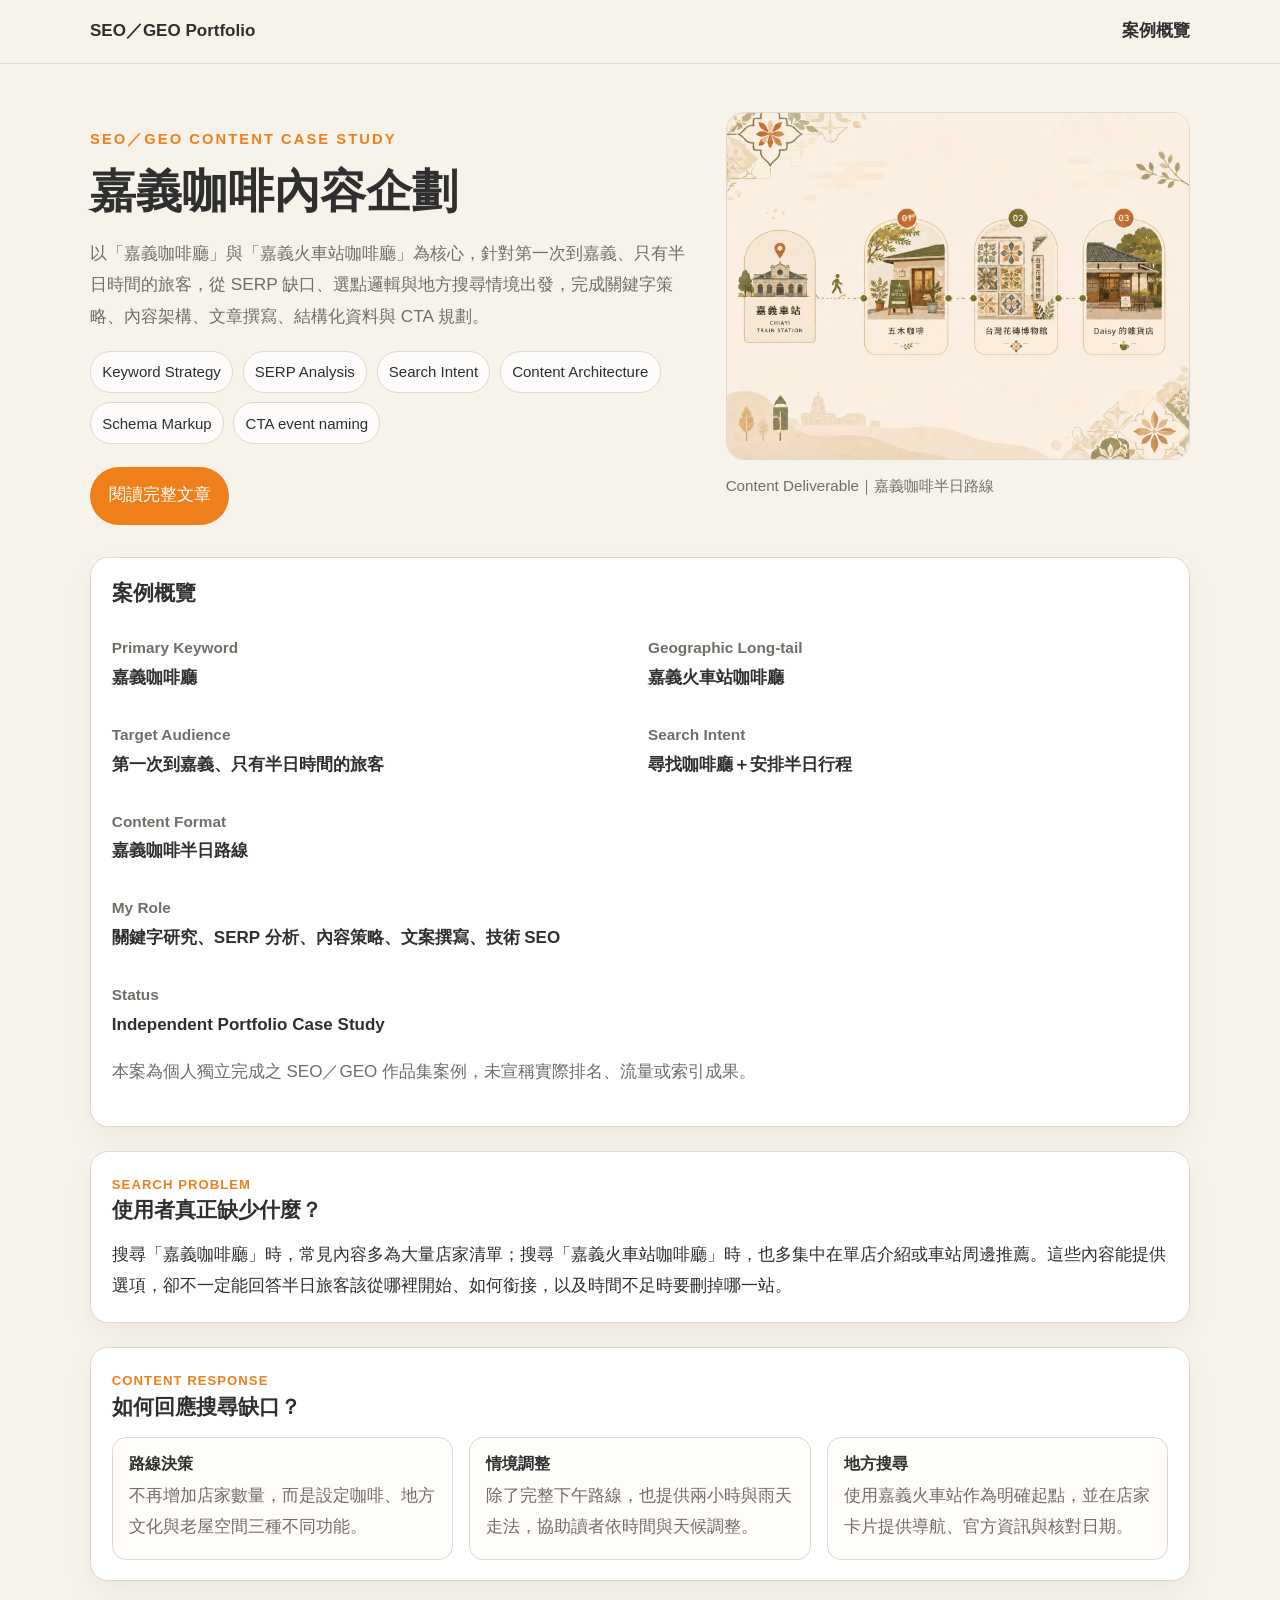
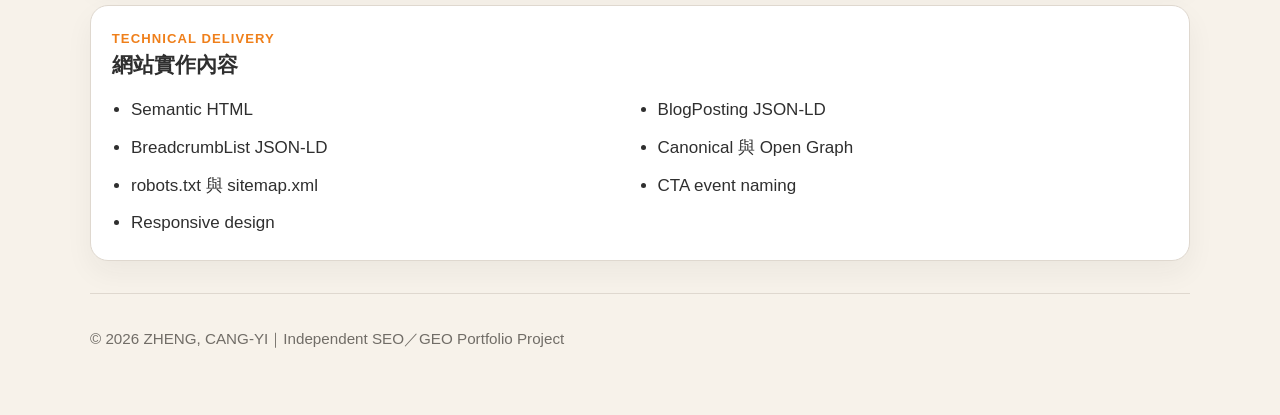
<file: index.html>
<!DOCTYPE html>
<html lang="zh-Hant">
  <head>
    <meta charset="UTF-8" />
    <meta name="viewport" content="width=device-width, initial-scale=1.0" />
    <title>嘉義咖啡 SEO／GEO 內容企劃｜SEO／GEO 作品集</title>
    <meta
      name="description"
      content="以搜尋意圖、SERP 競品分析與地方內容策略為基礎，整理嘉義咖啡、老屋與半日旅遊需求，形成可執行的文章頁面。"
    />
    <meta name="robots" content="index, follow" />
    <link rel="canonical" href="https://arashigra.github.io/seo-portfolio/" />
    <meta name="theme-color" content="#f7f2ea" />
    <meta name="author" content="鄭倉易 ZHENG, CANG-YI" />
    <link rel="icon" href="assets/images/favicon.svg" type="image/svg+xml" />
    <meta property="og:type" content="website" />
    <meta property="og:title" content="嘉義咖啡 SEO／GEO 內容企劃" />
    <meta
      property="og:description"
      content="以搜尋意圖與地方內容策略為基礎，整理嘉義咖啡與半日行程的 SEO／GEO 內容案例。"
    />
    <meta property="og:url" content="https://arashigra.github.io/seo-portfolio/" />
    <meta property="og:image" content="https://arashigra.github.io/seo-portfolio/assets/images/og-chiayi-cafes.png" />
    <meta name="twitter:card" content="summary_large_image" />
    <meta name="twitter:title" content="嘉義咖啡 SEO／GEO 內容企劃" />
    <meta name="twitter:description" content="嘉義咖啡與半日行程的 SEO／GEO 內容案例。" />
    <meta name="twitter:image" content="https://arashigra.github.io/seo-portfolio/assets/images/og-chiayi-cafes.png" />
    <script type="application/ld+json">
      {
        "@context": "https://schema.org",
        "@type": "WebSite",
        "name": "ZHENG, CANG-YI Portfolio",
        "url": "https://arashigra.github.io/seo-portfolio/"
      }
    </script>
    <link rel="stylesheet" href="assets/css/style.css" />
  </head>
  <body>
    <a class="skip-link" href="#main-content">跳到主要內容</a>
    <header class="site-header">
      <div class="container">
        <nav class="top-nav" aria-label="主導覽">
          <a class="brand" href="./" aria-label="SEO／GEO Portfolio 回首頁">SEO／GEO Portfolio</a>
          <a class="nav-link" href="#snapshot-title">案例概覽</a>
        </nav>
      </div>
    </header>

    <main id="main-content">
      <section class="hero">
        <div class="container hero-grid">
          <div>
            <p class="eyebrow">SEO／GEO CONTENT CASE STUDY</p>
            <h1>嘉義咖啡內容企劃</h1>
            <p class="lead">
              以「嘉義咖啡廳」與「嘉義火車站咖啡廳」為核心，針對第一次到嘉義、只有半日時間的旅客，從 SERP 缺口、選點邏輯與地方搜尋情境出發，完成關鍵字策略、內容架構、文章撰寫、結構化資料與 CTA 規劃。
            </p>
            <div class="tag-list" aria-label="能力標籤">
              <span>Keyword Strategy</span>
              <span>SERP Analysis</span>
              <span>Search Intent</span>
              <span>Content Architecture</span>
              <span>Schema Markup</span>
              <span>CTA event naming</span>
            </div>
            <div class="hero-actions">
              <a class="button button-primary" href="article/chiayi-cafes-half-day/">閱讀完整文章</a>
            </div>
          </div>
          <div class="hero-visual">
            <figure class="hero-visual route-concept-visual">
              <img
                src="assets/images/home-route-overview.png"
                alt="嘉義火車站、五木咖啡、臺灣花磚博物館與 Daisy 的雜貨店四站散步路線"
                width="1448"
                height="1086"
              />
              <figcaption>
                Content Deliverable｜嘉義咖啡半日路線
              </figcaption>
            </figure>
          </div>
        </div>
      </section>

      <section aria-labelledby="snapshot-title">
        <div class="container">
          <div class="card snapshot-card">
            <h2 id="snapshot-title">案例概覽</h2>
            <div class="snapshot-grid">
              <div class="snapshot-item">
                <h3>Primary Keyword</h3>
                <p>嘉義咖啡廳</p>
              </div>
              <div class="snapshot-item">
                <h3>Geographic Long-tail</h3>
                <p>嘉義火車站咖啡廳</p>
              </div>
              <div class="snapshot-item">
                <h3>Target Audience</h3>
                <p>第一次到嘉義、只有半日時間的旅客</p>
              </div>
              <div class="snapshot-item">
                <h3>Search Intent</h3>
                <p>尋找咖啡廳＋安排半日行程</p>
              </div>
              <div class="snapshot-item">
                <h3>Content Format</h3>
                <p>嘉義咖啡半日路線</p>
              </div>
              <div class="snapshot-item snapshot-item-wide">
                <h3>My Role</h3>
                <p>關鍵字研究、SERP 分析、內容策略、文案撰寫、技術 SEO</p>
              </div>
              <div class="snapshot-item">
                <h3>Status</h3>
                <p>Independent Portfolio Case Study</p>
              </div>
            </div>
            <p class="disclosure">
              本案為個人獨立完成之 SEO／GEO 作品集案例，未宣稱實際排名、流量或索引成果。
            </p>
          </div>
        </div>
      </section>
      <section class="portfolio-section" aria-labelledby="search-problem-title">
        <div class="container">
          <div class="card">
            <p class="section-eyebrow">Search Problem</p>
            <h2 id="search-problem-title">使用者真正缺少什麼？</h2>
            <p>
              搜尋「嘉義咖啡廳」時，常見內容多為大量店家清單；搜尋「嘉義火車站咖啡廳」時，也多集中在單店介紹或車站周邊推薦。這些內容能提供選項，卻不一定能回答半日旅客該從哪裡開始、如何銜接，以及時間不足時要刪掉哪一站。
            </p>
          </div>
        </div>
      </section>

      <section class="portfolio-section" aria-labelledby="content-response-title">
        <div class="container">
          <div class="card">
            <p class="section-eyebrow">Content Response</p>
            <h2 id="content-response-title">如何回應搜尋缺口？</h2>
            <div class="response-grid">
              <div class="response-item">
                <h3>路線決策</h3>
                <p>不再增加店家數量，而是設定咖啡、地方文化與老屋空間三種不同功能。</p>
              </div>
              <div class="response-item">
                <h3>情境調整</h3>
                <p>除了完整下午路線，也提供兩小時與雨天走法，協助讀者依時間與天候調整。</p>
              </div>
              <div class="response-item">
                <h3>地方搜尋</h3>
                <p>使用嘉義火車站作為明確起點，並在店家卡片提供導航、官方資訊與核對日期。</p>
              </div>
            </div>
          </div>
        </div>
      </section>

      <section class="portfolio-section" aria-labelledby="technical-delivery-title">
        <div class="container">
          <div class="card">
            <p class="section-eyebrow">Technical Delivery</p>
            <h2 id="technical-delivery-title">網站實作內容</h2>
            <ul class="delivery-list">
              <li>Semantic HTML</li>
              <li>BlogPosting JSON-LD</li>
              <li>BreadcrumbList JSON-LD</li>
              <li>Canonical 與 Open Graph</li>
              <li>robots.txt 與 sitemap.xml</li>
              <li>CTA event naming</li>
              <li>Responsive design</li>
            </ul>
          </div>
        </div>
      </section>
    </main>

    <footer class="site-footer">
      <div class="container footer-content">
        <p>© 2026 ZHENG, CANG-YI｜Independent SEO／GEO Portfolio Project</p>
      </div>
    </footer>

    <script src="assets/js/main.js"></script>
  </body>
</html>
</file>
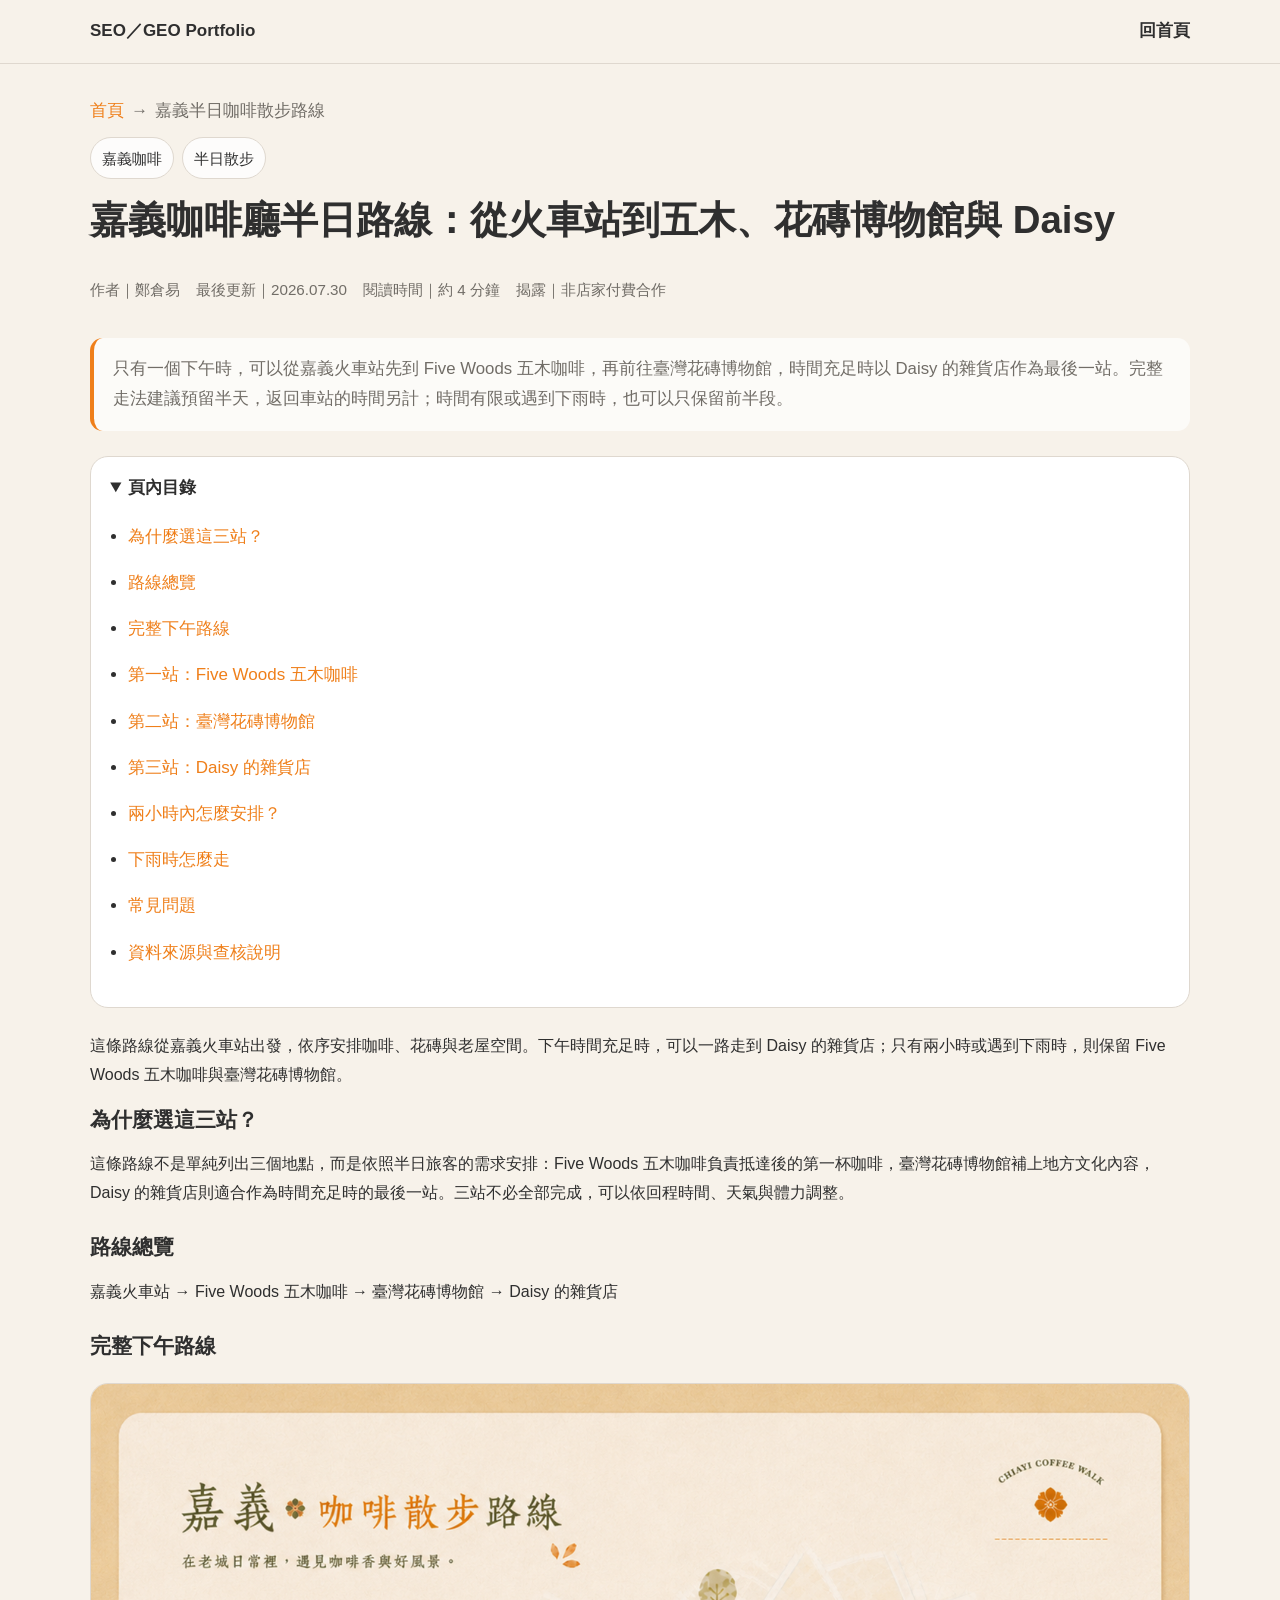
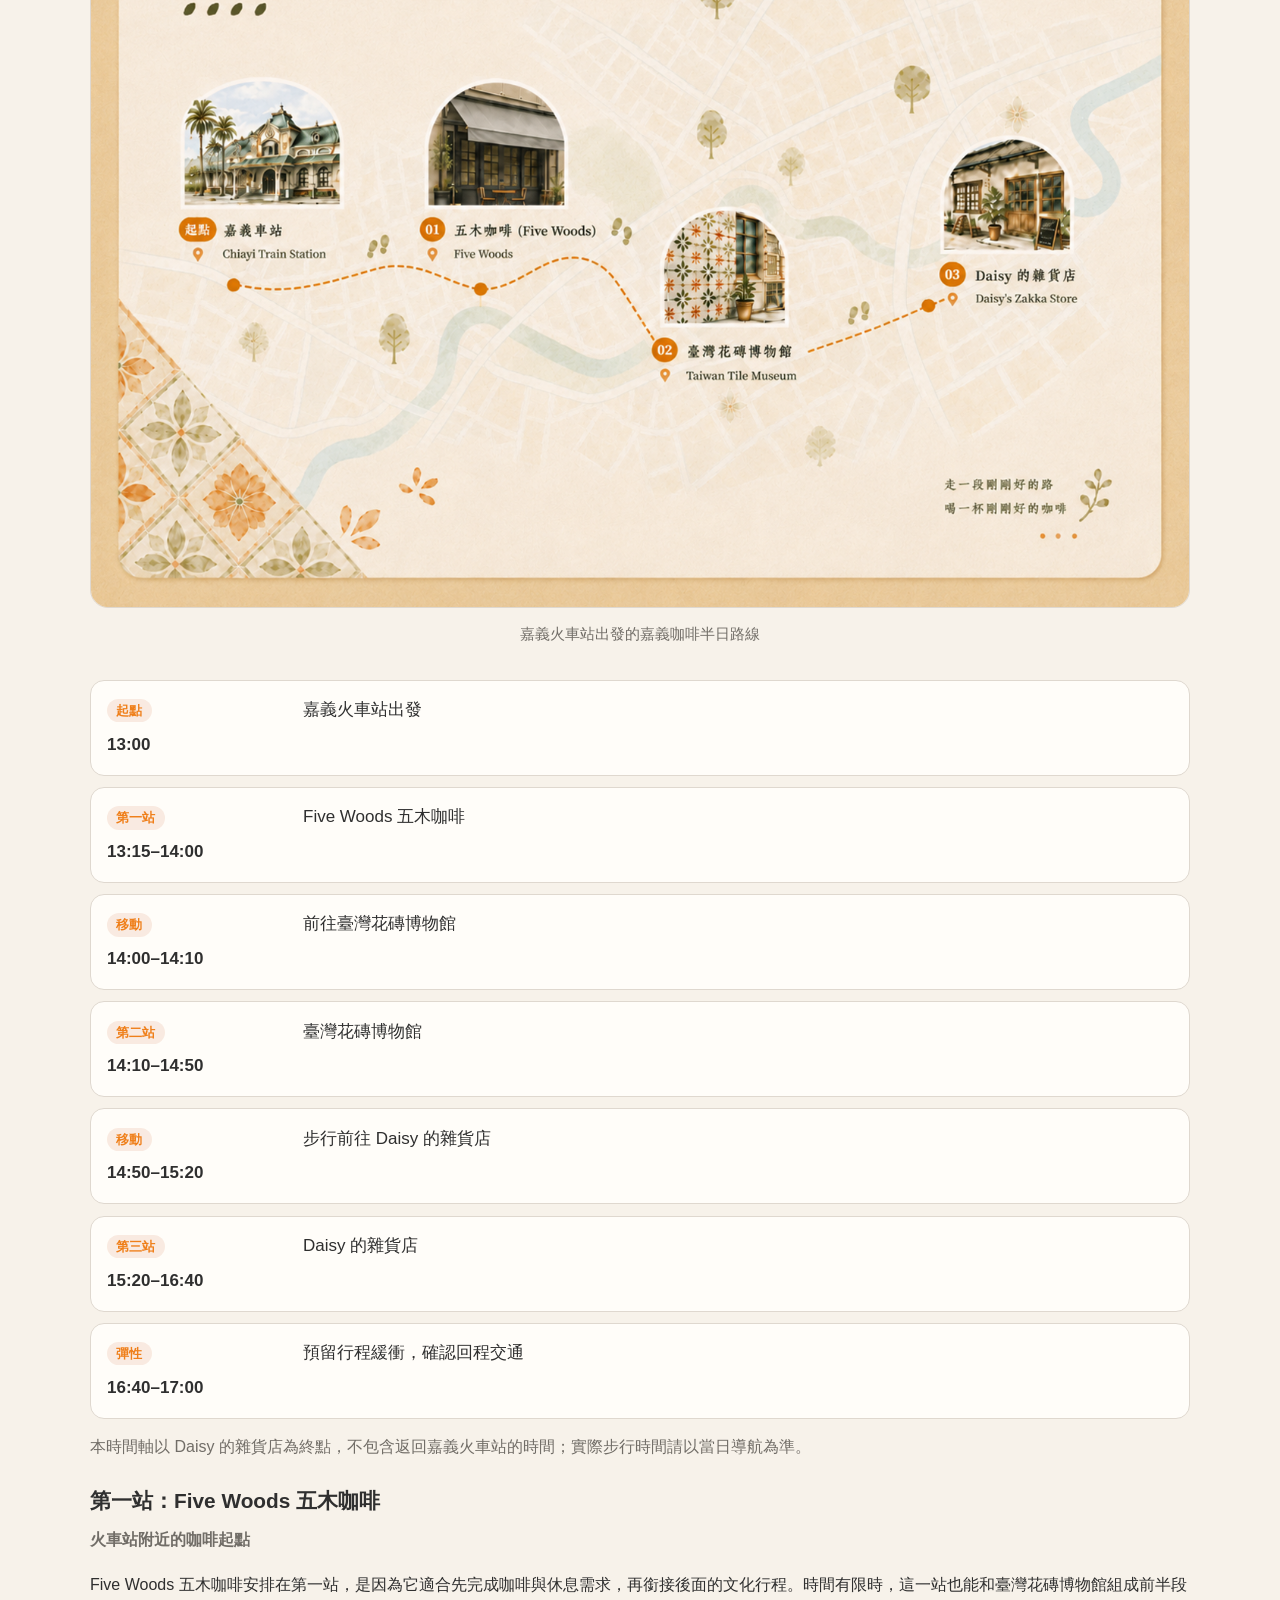
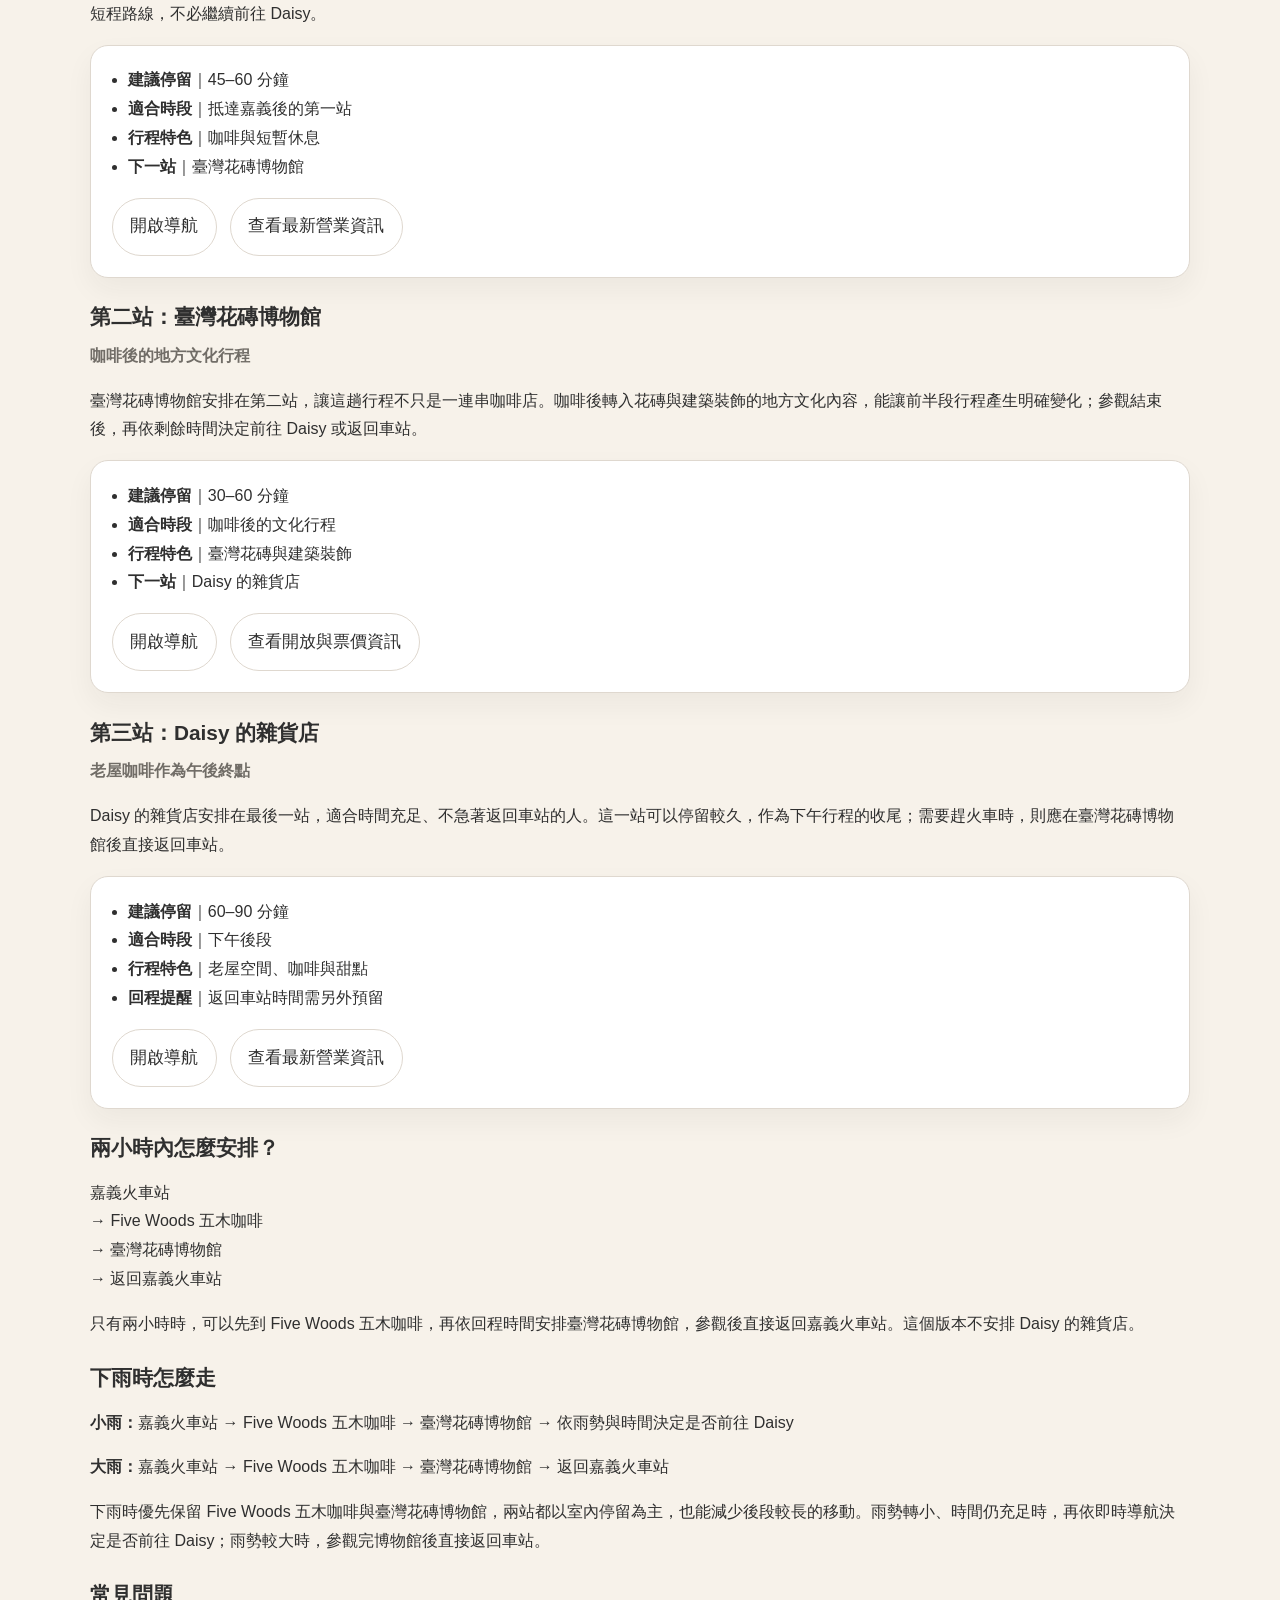
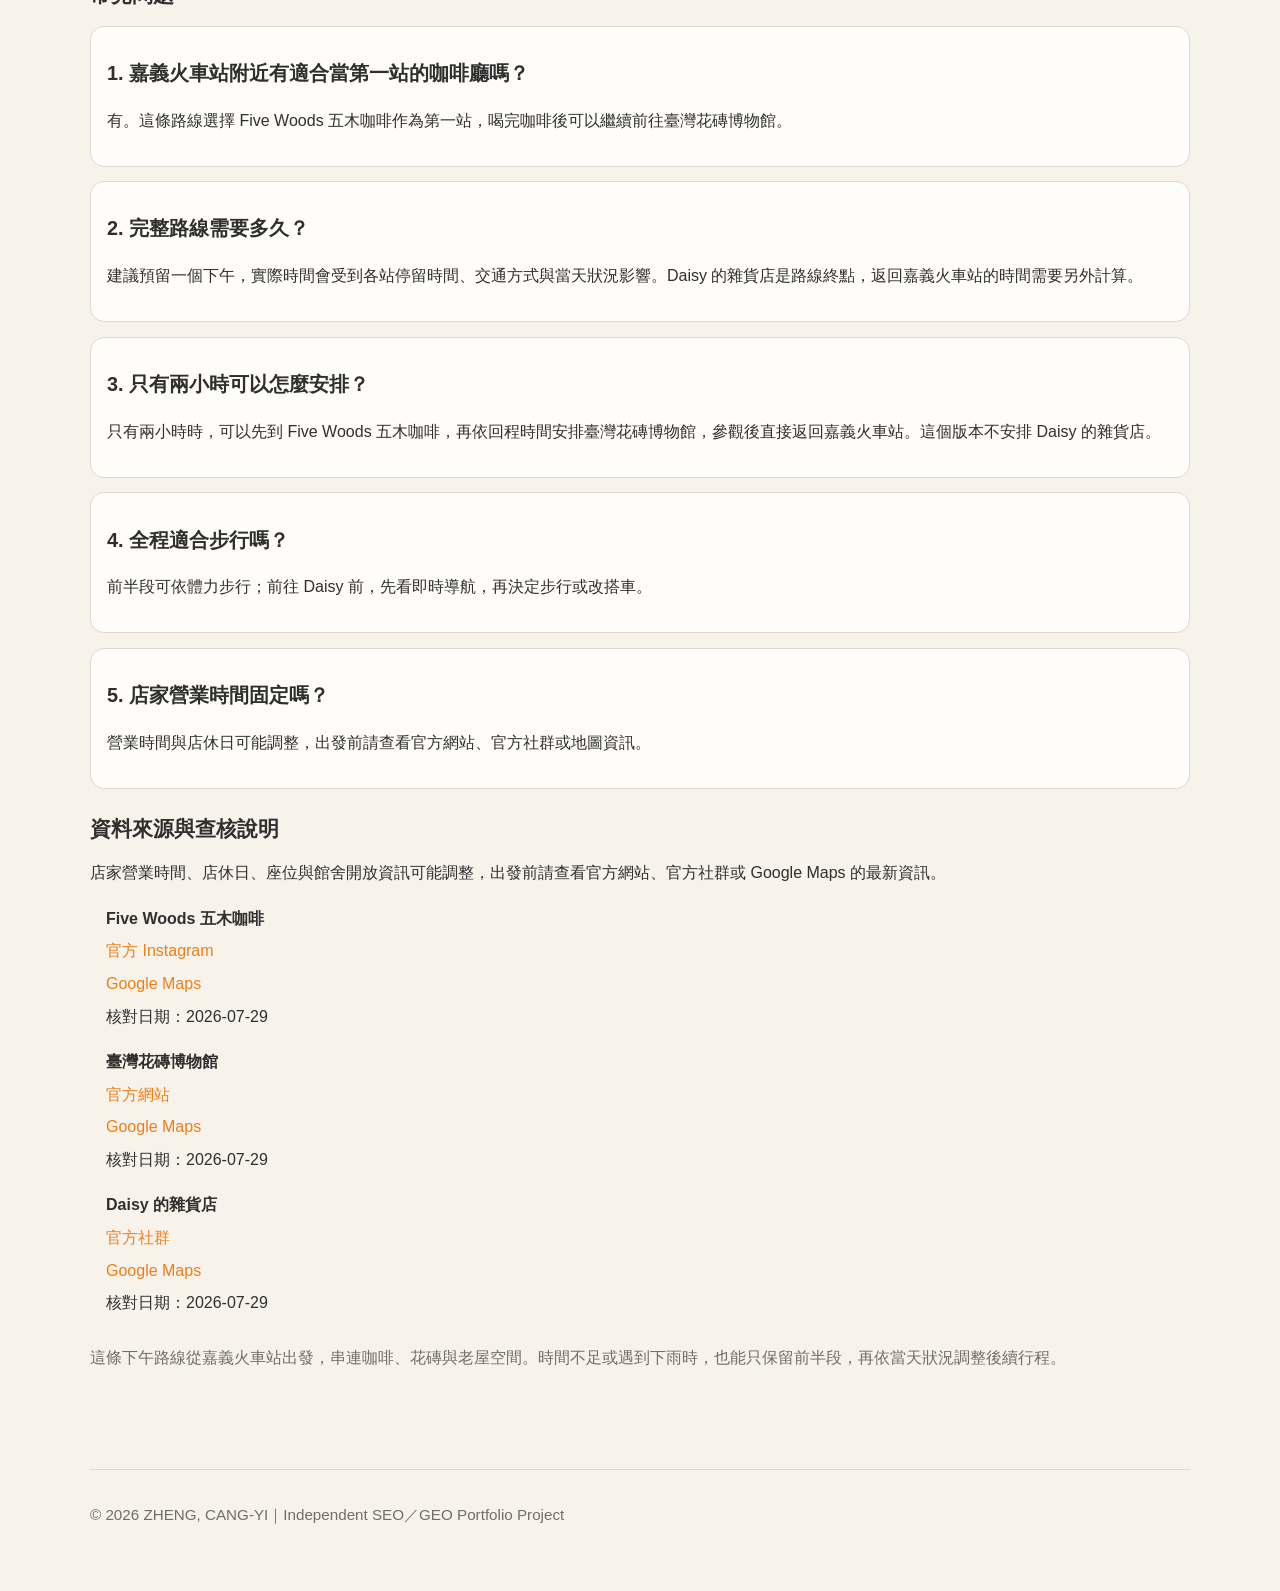
<file: article/chiayi-cafes-half-day/index.html>
<!DOCTYPE html>
<html lang="zh-Hant">
  <head>
    <meta charset="UTF-8" />
    <meta name="viewport" content="width=device-width, initial-scale=1.0" />
    <title>嘉義咖啡廳半日路線：從火車站到五木、花磚博物館與 Daisy</title>
    <meta
      name="description"
      content="從嘉義火車站出發，安排 Five Woods 五木咖啡、臺灣花磚博物館與 Daisy 的雜貨店的嘉義咖啡半日路線，包含完整下午路線、兩小時與雨天調整。"
    />
    <meta name="robots" content="index, follow" />
    <meta name="author" content="鄭倉易 ZHENG, CANG-YI" />
    <meta name="theme-color" content="#f7f2ea" />
    <link rel="canonical" href="https://arashigra.github.io/seo-portfolio/article/chiayi-cafes-half-day/" />
    <link rel="icon" href="../../assets/images/favicon.svg" type="image/svg+xml" />
    <meta property="og:type" content="article" />
    <meta property="og:title" content="嘉義咖啡廳半日路線：從火車站到五木、花磚博物館與 Daisy" />
    <meta property="og:description" content="從嘉義火車站出發，安排 Five Woods 五木咖啡、臺灣花磚博物館與 Daisy 的雜貨店的嘉義咖啡半日路線，包含完整下午路線、兩小時與雨天調整。" />
    <meta property="og:url" content="https://arashigra.github.io/seo-portfolio/article/chiayi-cafes-half-day/" />
    <meta property="og:image" content="https://arashigra.github.io/seo-portfolio/assets/images/og-chiayi-cafes.png" />
    <meta name="twitter:card" content="summary_large_image" />
    <meta name="twitter:title" content="嘉義咖啡廳半日路線：從火車站到五木、花磚博物館與 Daisy" />
    <meta name="twitter:description" content="從嘉義火車站出發，安排 Five Woods 五木咖啡、臺灣花磚博物館與 Daisy 的雜貨店的嘉義咖啡半日路線，包含完整下午路線、兩小時與雨天調整。" />
    <meta name="twitter:image" content="https://arashigra.github.io/seo-portfolio/assets/images/og-chiayi-cafes.png" />
    <meta property="article:published_time" content="2026-07-29" />
    <meta property="article:modified_time" content="2026-07-30" />
    <script type="application/ld+json">
      {
        "@context": "https://schema.org",
        "@type": "BlogPosting",
        "headline": "嘉義咖啡廳半日路線：從火車站到五木、花磚博物館與 Daisy",
        "description": "從嘉義火車站出發，安排 Five Woods 五木咖啡、臺灣花磚博物館與 Daisy 的雜貨店的嘉義咖啡半日路線，包含完整下午路線、兩小時與雨天調整。",
        "image": "https://arashigra.github.io/seo-portfolio/assets/images/og-chiayi-cafes.png",
        "datePublished": "2026-07-29",
        "dateModified": "2026-07-30",
        "author": {
          "@type": "Person",
          "name": "ZHENG, CANG-YI"
        },
        "publisher": {
          "@type": "Organization",
          "name": "ZHENG, CANG-YI Portfolio"
        },
        "mainEntityOfPage": "https://arashigra.github.io/seo-portfolio/article/chiayi-cafes-half-day/",
        "keywords": [
          "嘉義咖啡廳",
          "嘉義火車站咖啡廳",
          "嘉義半日散步",
          "嘉義咖啡路線"
        ],
        "inLanguage": "zh-Hant"
      }
    </script>
    <script type="application/ld+json">
      {
        "@context": "https://schema.org",
        "@type": "BreadcrumbList",
        "itemListElement": [
          {
            "@type": "ListItem",
            "position": 1,
            "name": "首頁",
            "item": "https://arashigra.github.io/seo-portfolio/"
          },
          {
            "@type": "ListItem",
            "position": 2,
            "name": "嘉義咖啡廳半日路線：從火車站到五木、花磚博物館與 Daisy",
            "item": "https://arashigra.github.io/seo-portfolio/article/chiayi-cafes-half-day/"
          }
        ]
      }
    </script>
    <link rel="stylesheet" href="../../assets/css/style.css" />
  </head>
  <body>
    <a class="skip-link" href="#main-content">跳到主要內容</a>
    <header class="site-header">
      <div class="container">
        <nav class="top-nav" aria-label="主導覽">
          <a class="brand" href="../../index.html" aria-label="SEO／GEO Portfolio 回首頁">SEO／GEO Portfolio</a>
          <a class="nav-link" href="../../index.html">回首頁</a>
        </nav>
      </div>
    </header>

    <main id="main-content">
      <article>
        <div class="container article-layout">
          <div class="article-main">
            <nav class="breadcrumb" aria-label="麵包屑">
              <a href="../../index.html">首頁</a>
              <span aria-hidden="true">→</span>
              <span>嘉義半日咖啡散步路線</span>
            </nav>
            <div class="category-list" aria-label="分類">
              <span>嘉義咖啡</span>
              <span>半日散步</span>
            </div>
            <h1>嘉義咖啡廳半日路線：從火車站到五木、花磚博物館與 Daisy</h1>
            <div class="article-meta">
              <p>作者｜鄭倉易</p>
              <p>最後更新｜2026.07.30</p>
              <p>閱讀時間｜<span data-reading-time>約 4 分鐘</span></p>
              <p>揭露｜非店家付費合作</p>
            </div>
            <p class="lead article-direct-answer">
              只有一個下午時，可以從嘉義火車站先到 Five Woods 五木咖啡，再前往臺灣花磚博物館，時間充足時以 Daisy 的雜貨店作為最後一站。完整走法建議預留半天，返回車站的時間另計；時間有限或遇到下雨時，也可以只保留前半段。
            </p>

            <details class="toc">
              <summary>頁內目錄</summary>
              <ul>
                <li><a href="#selection-logic">為什麼選這三站？</a></li>
                <li><a href="#route-overview">路線總覽</a></li>
                <li><a href="#four-hour-route">完整下午路線</a></li>
                <li><a href="#five-woods">第一站：Five Woods 五木咖啡</a></li>
                <li><a href="#brick-museum">第二站：臺灣花磚博物館</a></li>
                <li><a href="#daisy-store">第三站：Daisy 的雜貨店</a></li>
                <li><a href="#two-hour-route">兩小時內怎麼安排？</a></li>
                <li><a href="#rainy-day-route">下雨時怎麼走</a></li>
                <li><a href="#faq">常見問題</a></li>
                <li><a href="#sources">資料來源與查核說明</a></li>
              </ul>
            </details>

            <div class="article-body" data-article-body>
              <p>
                這條路線從嘉義火車站出發，依序安排咖啡、花磚與老屋空間。下午時間充足時，可以一路走到 Daisy 的雜貨店；只有兩小時或遇到下雨時，則保留 Five Woods 五木咖啡與臺灣花磚博物館。
              </p>
              <section id="selection-logic" class="content-section">
                <h2>為什麼選這三站？</h2>
                <p>
                  這條路線不是單純列出三個地點，而是依照半日旅客的需求安排：Five Woods 五木咖啡負責抵達後的第一杯咖啡，臺灣花磚博物館補上地方文化內容，Daisy 的雜貨店則適合作為時間充足時的最後一站。三站不必全部完成，可以依回程時間、天氣與體力調整。
                </p>
              </section>

              <section id="route-overview" class="content-section">
                <h2>路線總覽</h2>
                <p>嘉義火車站 → Five Woods 五木咖啡 → 臺灣花磚博物館 → Daisy 的雜貨店</p>
              </section>

              <section id="four-hour-route" class="content-section">
                <h2>完整下午路線</h2>
                <figure class="route-map-figure">
                  <img
                    src="../../assets/images/article-route-map.png"
                    alt="從嘉義火車站前往 Five Woods 五木咖啡、臺灣花磚博物館與 Daisy 的雜貨店的散步路線圖"
                    width="1448"
                    height="1086"
                  />
                  <figcaption>
                    嘉義火車站出發的嘉義咖啡半日路線
                  </figcaption>
                </figure>
                <div class="timeline" role="list">
                  <div class="timeline-item" role="listitem">
                    <div>
                      <span class="timeline-type">起點</span>
                      <strong>13:00</strong>
                    </div>
                    <span>嘉義火車站出發</span>
                  </div>
                  <div class="timeline-item" role="listitem">
                    <div>
                      <span class="timeline-type">第一站</span>
                      <strong>13:15–14:00</strong>
                    </div>
                    <span>Five Woods 五木咖啡</span>
                  </div>
                  <div class="timeline-item" role="listitem">
                    <div>
                      <span class="timeline-type">移動</span>
                      <strong>14:00–14:10</strong>
                    </div>
                    <span>前往臺灣花磚博物館</span>
                  </div>
                  <div class="timeline-item" role="listitem">
                    <div>
                      <span class="timeline-type">第二站</span>
                      <strong>14:10–14:50</strong>
                    </div>
                    <span>臺灣花磚博物館</span>
                  </div>
                  <div class="timeline-item" role="listitem">
                    <div>
                      <span class="timeline-type">移動</span>
                      <strong>14:50–15:20</strong>
                    </div>
                    <span>步行前往 Daisy 的雜貨店</span>
                  </div>
                  <div class="timeline-item" role="listitem">
                    <div>
                      <span class="timeline-type">第三站</span>
                      <strong>15:20–16:40</strong>
                    </div>
                    <span>Daisy 的雜貨店</span>
                  </div>
                  <div class="timeline-item" role="listitem">
                    <div>
                      <span class="timeline-type">彈性</span>
                      <strong>16:40–17:00</strong>
                    </div>
                    <span>預留行程緩衝，確認回程交通</span>
                  </div>
                </div>
                <p class="route-verification-note">本時間軸以 Daisy 的雜貨店為終點，不包含返回嘉義火車站的時間；實際步行時間請以當日導航為準。</p>
              </section>

              <section id="five-woods" class="content-section">
                <h2>第一站：Five Woods 五木咖啡</h2>
                <p class="section-kicker">火車站附近的咖啡起點</p>
                <p>
                  Five Woods 五木咖啡安排在第一站，是因為它適合先完成咖啡與休息需求，再銜接後面的文化行程。時間有限時，這一站也能和臺灣花磚博物館組成前半段短程路線，不必繼續前往 Daisy。
                </p>
                <div class="info-card">
                  <ul>
                    <li><strong>建議停留</strong>｜45–60 分鐘</li>
                    <li><strong>適合時段</strong>｜抵達嘉義後的第一站</li>
                    <li><strong>行程特色</strong>｜咖啡與短暫休息</li>
                    <li><strong>下一站</strong>｜臺灣花磚博物館</li>
                  </ul>
                  <div class="card-actions">
                    <a class="button button-secondary" href="https://maps.app.goo.gl/jsPsqirvhbTsQLSm8" target="_blank" rel="noopener" data-cta="store_navigation_click" data-url="https://maps.app.goo.gl/jsPsqirvhbTsQLSm8" aria-label="開啟五木咖啡導航">開啟導航</a>
                    <a class="button button-secondary" href="https://www.facebook.com/fivewoodscoffee/?locale=zh_TW" target="_blank" rel="noopener" data-cta="official_info_click" data-url="https://www.facebook.com/fivewoodscoffee/?locale=zh_TW" aria-label="查看五木咖啡最新營業資訊">查看最新營業資訊</a>
                  </div>
                </div>
              </section>

              <section id="brick-museum" class="content-section">
                <h2>第二站：臺灣花磚博物館</h2>
                <p class="section-kicker">咖啡後的地方文化行程</p>
                <p>
                  臺灣花磚博物館安排在第二站，讓這趟行程不只是一連串咖啡店。咖啡後轉入花磚與建築裝飾的地方文化內容，能讓前半段行程產生明確變化；參觀結束後，再依剩餘時間決定前往 Daisy 或返回車站。
                </p>
                <div class="info-card">
                  <ul>
                    <li><strong>建議停留</strong>｜30–60 分鐘</li>
                    <li><strong>適合時段</strong>｜咖啡後的文化行程</li>
                    <li><strong>行程特色</strong>｜臺灣花磚與建築裝飾</li>
                    <li><strong>下一站</strong>｜Daisy 的雜貨店</li>
                  </ul>
                  <div class="card-actions">
                    <a class="button button-secondary" href="https://maps.app.goo.gl/5PnyL2DujTYRPdfL6" target="_blank" rel="noopener" data-cta="store_navigation_click" data-url="https://maps.app.goo.gl/5PnyL2DujTYRPdfL6" aria-label="開啟臺灣花磚博物館導航">開啟導航</a>
                    <a class="button button-secondary" href="https://www.1920t.com/pages/visit" target="_blank" rel="noopener" data-cta="official_info_click" data-url="https://www.1920t.com/pages/visit" aria-label="查看臺灣花磚博物館開放與票價資訊">查看開放與票價資訊</a>
                  </div>
                </div>
              </section>

              <section id="daisy-store" class="content-section">
                <h2>第三站：Daisy 的雜貨店</h2>
                <p class="section-kicker">老屋咖啡作為午後終點</p>
                <p>
                  Daisy 的雜貨店安排在最後一站，適合時間充足、不急著返回車站的人。這一站可以停留較久，作為下午行程的收尾；需要趕火車時，則應在臺灣花磚博物館後直接返回車站。
                </p>
                <div class="info-card">
                  <ul>
                    <li><strong>建議停留</strong>｜60–90 分鐘</li>
                    <li><strong>適合時段</strong>｜下午後段</li>
                    <li><strong>行程特色</strong>｜老屋空間、咖啡與甜點</li>
                    <li><strong>回程提醒</strong>｜返回車站時間需另外預留</li>
                  </ul>
                  <div class="card-actions">
                    <a class="button button-secondary" href="https://maps.app.goo.gl/1f6cF8jrN7jS3Rca8" target="_blank" rel="noopener" data-cta="store_navigation_click" data-url="https://maps.app.goo.gl/1f6cF8jrN7jS3Rca8" aria-label="開啟 Daisy 的雜貨店導航">開啟導航</a>
                    <a class="button button-secondary" href="https://www.facebook.com/wowwpie/?locale=zh_TW" target="_blank" rel="noopener" data-cta="official_info_click" data-url="https://www.facebook.com/wowwpie/?locale=zh_TW" aria-label="查看 Daisy 的雜貨店最新營業資訊">查看最新營業資訊</a>
                  </div>
                </div>
              </section>

              <section id="two-hour-route" class="content-section">
                <h2>兩小時內怎麼安排？</h2>
                <p>嘉義火車站<br />→ Five Woods 五木咖啡<br />→ 臺灣花磚博物館<br />→ 返回嘉義火車站</p>
                <p>
                  只有兩小時時，可以先到 Five Woods 五木咖啡，再依回程時間安排臺灣花磚博物館，參觀後直接返回嘉義火車站。這個版本不安排 Daisy 的雜貨店。
                </p>
              </section>

              <section id="rainy-day-route" class="content-section">
                <h2>下雨時怎麼走</h2>
                <p><strong>小雨：</strong>嘉義火車站 → Five Woods 五木咖啡 → 臺灣花磚博物館 → 依雨勢與時間決定是否前往 Daisy</p>
                <p><strong>大雨：</strong>嘉義火車站 → Five Woods 五木咖啡 → 臺灣花磚博物館 → 返回嘉義火車站</p>
                <p>
                  下雨時優先保留 Five Woods 五木咖啡與臺灣花磚博物館，兩站都以室內停留為主，也能減少後段較長的移動。雨勢轉小、時間仍充足時，再依即時導航決定是否前往 Daisy；雨勢較大時，參觀完博物館後直接返回車站。
                </p>
              </section>

              <section id="faq" class="content-section">
                <h2>常見問題</h2>
                <div class="faq-list">
                  <div class="faq-item">
                    <h3>1. 嘉義火車站附近有適合當第一站的咖啡廳嗎？</h3>
                    <p>有。這條路線選擇 Five Woods 五木咖啡作為第一站，喝完咖啡後可以繼續前往臺灣花磚博物館。</p>
                  </div>
                  <div class="faq-item">
                    <h3>2. 完整路線需要多久？</h3>
                    <p>建議預留一個下午，實際時間會受到各站停留時間、交通方式與當天狀況影響。Daisy 的雜貨店是路線終點，返回嘉義火車站的時間需要另外計算。</p>
                  </div>
                  <div class="faq-item">
                    <h3>3. 只有兩小時可以怎麼安排？</h3>
                    <p>只有兩小時時，可以先到 Five Woods 五木咖啡，再依回程時間安排臺灣花磚博物館，參觀後直接返回嘉義火車站。這個版本不安排 Daisy 的雜貨店。</p>
                  </div>
                  <div class="faq-item">
                    <h3>4. 全程適合步行嗎？</h3>
                    <p>前半段可依體力步行；前往 Daisy 前，先看即時導航，再決定步行或改搭車。</p>
                  </div>
                  <div class="faq-item">
                    <h3>5. 店家營業時間固定嗎？</h3>
                    <p>營業時間與店休日可能調整，出發前請查看官方網站、官方社群或地圖資訊。</p>
                  </div>
                </div>
              </section>

              <section id="sources" class="content-section">
                <h2>資料來源與查核說明</h2>
                <p>
                  店家營業時間、店休日、座位與館舍開放資訊可能調整，出發前請查看官方網站、官方社群或 Google Maps 的最新資訊。
                </p>
                <ul class="source-list">
                  <li>
                    <strong>Five Woods 五木咖啡</strong>
                    <a href="https://www.instagram.com/fivewoodslife/" target="_blank" rel="noopener">官方 Instagram</a>
                    <a href="https://maps.app.goo.gl/jsPsqirvhbTsQLSm8" target="_blank" rel="noopener">Google Maps</a>
                    <span>核對日期：2026-07-29</span>
                  </li>
                  <li>
                    <strong>臺灣花磚博物館</strong>
                    <a href="https://www.1920t.com/" target="_blank" rel="noopener">官方網站</a>
                    <a href="https://maps.app.goo.gl/5PnyL2DujTYRPdfL6" target="_blank" rel="noopener">Google Maps</a>
                    <span>核對日期：2026-07-29</span>
                  </li>
                  <li>
                    <strong>Daisy 的雜貨店</strong>
                    <a href="https://www.facebook.com/wowwpie/?locale=zh_TW" target="_blank" rel="noopener">官方社群</a>
                    <a href="https://maps.app.goo.gl/1f6cF8jrN7jS3Rca8" target="_blank" rel="noopener">Google Maps</a>
                    <span>核對日期：2026-07-29</span>
                  </li>
                </ul>
              </section>

              <p class="closing-paragraph">
                這條下午路線從嘉義火車站出發，串連咖啡、花磚與老屋空間。時間不足或遇到下雨時，也能只保留前半段，再依當天狀況調整後續行程。
              </p>
            </div>
          </div>
        </div>
      </article>
    </main>

    <footer class="site-footer">
      <div class="container footer-content">
        <p>© 2026 ZHENG, CANG-YI｜Independent SEO／GEO Portfolio Project</p>
      </div>
    </footer>

    <script src="../../assets/js/main.js"></script>
  </body>
</html>
</file>
<file: assets/css/style.css>
:root {
  --background: #f7f2ea;
  --surface: #ffffff;
  --text: #2f2f2f;
  --muted: #716d67;
  --accent: #ef7f1a;
  --border: #dfd8cf;
  --radius: 18px;
}

* {
  box-sizing: border-box;
}

html {
  scroll-behavior: smooth;
  scroll-padding-top: 6rem;
}
:where([id]) {
  scroll-margin-top: 6rem;
}

body {
  margin: 0;
  font-family: "Noto Sans TC", "Segoe UI", Arial, sans-serif;
  background: var(--background);
  color: var(--text);
  line-height: 1.8;
  font-size: 17px;
  overflow-x: hidden;
}

img {
  max-width: 100%;
  display: block;
}

a {
  color: var(--accent);
  text-decoration: none;
}

a:hover,
a:focus-visible {
  text-decoration: underline;
}

button,
a.button {
  font: inherit;
}

.skip-link {
  position: fixed;
  left: 1rem;
  top: 1rem;
  transform: translateY(-200%);
  background: var(--text);
  color: white;
  padding: 0.7rem 1rem;
  border-radius: 999px;
  z-index: 9999;
}

.skip-link:focus {
  transform: translateY(0);
}

#main-content {
  scroll-margin-top: 80px;
}

.container {
  width: min(1100px, calc(100% - 2rem));
  margin: 0 auto;
}

.site-header {
  background: rgba(247, 242, 234, 0.95);
  border-bottom: 1px solid var(--border);
  position: sticky;
  top: 0;
  z-index: 5;
  padding-block: 16px;
  min-height: auto;
}

.top-nav {
  display: flex;
  justify-content: space-between;
  align-items: center;
  padding: 0;
}

.brand {
  font-weight: 700;
  color: var(--text);
}

.nav-link {
  color: var(--text);
  font-weight: 600;
}

.hero {
  padding: 3rem 0 2rem;
  min-height: auto;
}

.hero-grid,
.article-layout {
  display: grid;
  gap: 2rem;
  align-items: start;
}

.hero-grid {
  grid-template-columns: 1.3fr 1fr;
}

.article-layout {
  grid-template-columns: minmax(0, 1fr);
  padding: 2rem 0 3rem;
}

.eyebrow {
  text-transform: uppercase;
  letter-spacing: 0.14em;
  font-size: 0.92rem;
  color: var(--accent);
  font-weight: 700;
  margin-bottom: 0.5rem;
}

h1,
h2,
h3 {
  line-height: 1.3;
}

h1 {
  font-size: clamp(2rem, 3.8vw, 2.9rem);
  margin: 0 0 1rem;
}

.article-main h1 {
  font-size: clamp(1.8rem, 4.2vw, 2.4rem);
}

h2 {
  font-size: 1.3rem;
  margin-top: 0;
}

.lead {
  font-size: 1.08rem;
  color: var(--muted);
  margin-bottom: 1.2rem;
}

.tag-list {
  display: flex;
  flex-wrap: wrap;
  gap: 0.6rem;
  margin: 1rem 0 1.4rem;
}

.tag-list span,
.category-list span {
  border: 1px solid var(--border);
  background: rgba(255, 255, 255, 0.8);
  padding: 0.4rem 0.7rem;
  border-radius: 999px;
  font-size: 0.94rem;
}

.hero-actions,
.card-actions {
  display: flex;
  flex-wrap: wrap;
  gap: 0.8rem;
}

.button {
  display: inline-flex;
  align-items: center;
  justify-content: center;
  border-radius: 999px;
  padding: 0.8rem 1.1rem;
  border: 1px solid transparent;
  font-weight: 600;
  min-height: 44px;
  transition: transform 180ms ease, background-color 180ms ease, border-color 180ms ease;
}

.button:hover,
.button:focus-visible {
  transform: translateY(-1px);
  text-decoration: none;
}

.button:focus-visible {
  outline: 3px solid rgba(239, 127, 26, 0.28);
  outline-offset: 3px;
}

.button-primary {
  background: var(--accent);
  color: white;
}

.button-secondary {
  background: var(--surface);
  border-color: var(--border);
  color: var(--text);
}


.card,
.info-card {
  background: var(--surface);
  border: 1px solid var(--border);
  border-radius: var(--radius);
  box-shadow: 0 12px 28px rgba(47, 47, 47, 0.05);
  padding: 1.3rem;
}

.hero-visual figure {
  margin: 0;
}

.hero-visual img {
  border-radius: var(--radius);
  border: 1px solid var(--border);
  background: #fffaf5;
  display: block;
  width: 100%;
  height: auto;
  max-width: 100%;
  object-fit: contain;
}


.route-concept-visual,
.route-map-figure {
  margin: 0;
}

.route-concept-visual img,
.route-map-figure img {
  display: block;
  width: 100%;
  max-width: 100%;
  height: auto;
  object-fit: contain;
  border-radius: var(--radius);
  border: 1px solid var(--border);
}

.route-concept-visual figcaption,
.route-map-figure figcaption {
  margin-top: 0.75rem;
  color: var(--muted);
  font-size: 0.95rem;
}

.route-map-figure {
  margin: 1.5rem 0 2rem;
}

.route-map-figure figcaption {
  text-align: center;
}

.hero-visual figcaption {
  font-size: 0.95rem;
  color: var(--muted);
  margin-top: 0.7rem;
}

.snapshot-grid {
  display: grid;
  gap: 1rem;
  grid-template-columns: repeat(2, minmax(0, 1fr));
}

.snapshot-item {
  margin: 0;
}

.snapshot-grid h3 {
  font-size: 0.96rem;
  margin-bottom: 0.3rem;
  color: var(--muted);
}

.snapshot-grid p {
  margin: 0;
  font-weight: 600;
}


.snapshot-item-wide {
  grid-column: 1 / -1;
}

.portfolio-section {
  margin-top: 1.5rem;
}
.section-eyebrow {
  color: var(--accent);
  font-size: 0.82rem;
  font-weight: 700;
  letter-spacing: 0.08em;
  margin-bottom: 0.35rem;
  text-transform: uppercase;
}

.portfolio-section p {
  margin: 0;
}

.response-grid {
  display: grid;
  gap: 1rem;
  grid-template-columns: repeat(3, minmax(0, 1fr));
}

.response-item {
  border: 1px solid var(--border);
  border-radius: 14px;
  background: #fffdf9;
  padding: 1rem;
}

.response-item h3 {
  margin: 0 0 0.4rem;
  font-size: 1rem;
}

.response-item p {
  color: var(--muted);
}

.delivery-list {
  display: grid;
  gap: 0.45rem 1rem;
  grid-template-columns: repeat(2, minmax(0, 1fr));
  margin: 0;
  padding-left: 1.2rem;
}
.disclosure,
.article-meta,
.article-direct-answer,
.closing-paragraph {
  color: var(--muted);
}

.article-main {
  min-width: 0;
}

.breadcrumb {
  display: flex;
  flex-wrap: wrap;
  gap: 0.45rem;
  color: var(--muted);
  margin-bottom: 0.7rem;
}

.breadcrumb a {
  color: var(--accent);
}

.category-list {
  display: flex;
  flex-wrap: wrap;
  gap: 0.45rem;
  margin-bottom: 1rem;
}

.article-meta {
  display: flex;
  flex-wrap: wrap;
  gap: 0.6rem 1rem;
  font-size: 0.95rem;
  margin-bottom: 1.2rem;
}


.article-direct-answer {
  font-size: 1.05rem;
  padding: 1rem 1.2rem;
  background: rgba(255, 255, 255, 0.7);
  border-left: 4px solid var(--accent);
  border-radius: 0.8rem;
  margin: 1rem 0 1.6rem;
}

.toc {
  background: var(--surface);
  border: 1px solid var(--border);
  border-radius: var(--radius);
  padding: 1.1rem 1.2rem;
  margin-bottom: 1.5rem;
}
.toc summary {
  cursor: pointer;
  font-weight: 700;
  line-height: 1.5;
}

.toc[open] summary {
  margin-bottom: 0.75rem;
}

.toc ul {
  padding-left: 1.1rem;
}

.toc li + li {
  margin-top: 0.4rem;
}

.toc a {
  display: block;
  padding: 0.42rem 0;
  line-height: 1.55;
}

.content-section {
  scroll-margin-top: 6.2rem;
  margin-bottom: 1.6rem;
}
.section-kicker,
.route-verification-note {
  color: var(--muted);
  font-size: 0.96rem;
}

.section-kicker {
  margin: -0.35rem 0 1rem;
  font-weight: 600;
}

.route-verification-note {
  margin-top: 0.9rem;
}

.article-body p,
.article-body li {
  font-size: 1rem;
  line-height: 1.8;
  word-break: normal;
  overflow-wrap: break-word;
  hyphens: none;
}

.timeline {
  display: grid;
  gap: 0.7rem;
}

.timeline-item {
  display: grid;
  grid-template-columns: minmax(120px, 180px) 1fr;
  gap: 1rem;
  padding: 0.9rem 1rem;
  border: 1px solid var(--border);
  border-radius: 14px;
  background: #fffdf9;
  word-break: normal;
  overflow-wrap: break-word;
  hyphens: none;
}
.timeline-item strong {
  display: block;
  margin-top: 0.25rem;
}

.timeline-type {
  display: inline-flex;
  align-items: center;
  width: fit-content;
  border-radius: 999px;
  background: rgba(197, 85, 32, 0.11);
  color: var(--accent);
  font-size: 0.82rem;
  font-weight: 700;
  line-height: 1;
  padding: 0.32rem 0.58rem;
}
.info-card ul {
  margin: 0;
  padding-left: 1rem;
}

.info-card .card-actions {
  margin-top: 1rem;
}


.source-list {
  display: grid;
  gap: 1rem;
  padding-left: 1rem;
}

.source-list li {
  display: grid;
  gap: 0.25rem;
}

.source-list strong,
.source-list a,
.source-list span {
  overflow-wrap: break-word;
}

.faq-list {
  display: grid;
  gap: 0.9rem;
}

.faq-item {
  border: 1px solid var(--border);
  border-radius: 14px;
  padding: 0.9rem 1rem;
  background: #fffdf9;
}


.site-footer {
  padding: 2rem 0 3rem;
}


.not-found-shell {
  padding: 4rem 0 5rem;
}

.not-found-card {
  margin: 0 auto;
  max-width: 680px;
}
.footer-content {
  border-top: 1px solid var(--border);
  padding-top: 1rem;
  color: var(--muted);
  font-size: 0.95rem;
}

@media (max-width: 860px) {
  .hero-grid,
  .article-layout {
    grid-template-columns: 1fr;
  }

}

@media (max-width: 768px) {
  :where([id]) {
    scroll-margin-top: 6.4rem;
  }

  body {
    font-size: 16px;
  }

  .site-header {
    padding-block: 16px;
  }

  .top-nav {
    align-items: flex-start;
    gap: 0.5rem;
  }

  .nav-link {
    display: none;
  }

  .hero {
    padding: 32px 0 48px;
  }

  .hero-grid {
    gap: 24px;
  }

  h1 {
    font-size: clamp(2.35rem, 11vw, 3.3rem);
    line-height: 1.08;
    letter-spacing: -0.03em;
    margin: 12px 0 20px;
  }

  .lead {
    font-size: 1rem;
    margin-bottom: 1rem;
  }

  .tag-list {
    margin: 0 0 1.25rem;
  }

  .snapshot-grid {
    grid-template-columns: 1fr;
    gap: 12px;
  }

  .snapshot-item {
    margin: 0;
  }

  .snapshot-item p {
    line-height: 1.55;
  }

  .card,
  .info-card,
  .toc,
  .faq-item {
    padding: 18px;
  }
  .snapshot-card {
    padding: 16px;
  }

  .snapshot-card h2 {
    margin-bottom: 0.85rem;
  }

  .snapshot-card .snapshot-grid {
    gap: 10px;
  }

  .snapshot-card .snapshot-grid h3 {
    margin-bottom: 0.18rem;
    font-size: 0.9rem;
  }

  .snapshot-card .snapshot-item p {
    line-height: 1.45;
  }

  .snapshot-card .disclosure {
    margin-top: 1rem;
  }

  .response-grid,
  .delivery-list {
    grid-template-columns: 1fr;
  }

  .response-item {
    padding: 0.9rem;
  }

  .article-layout {
    padding: 1.25rem 0 2rem;
    gap: 1.25rem;
  }

  .article-meta {
    margin-bottom: 1rem;
  }

  .content-section {
    scroll-margin-top: 6.4rem;
  }

  .timeline-item {
    grid-template-columns: 1fr;
  }

  .article-body p,
  .article-body li {
    line-height: 1.8;
    font-size: 17px;
  }
}
</file>
